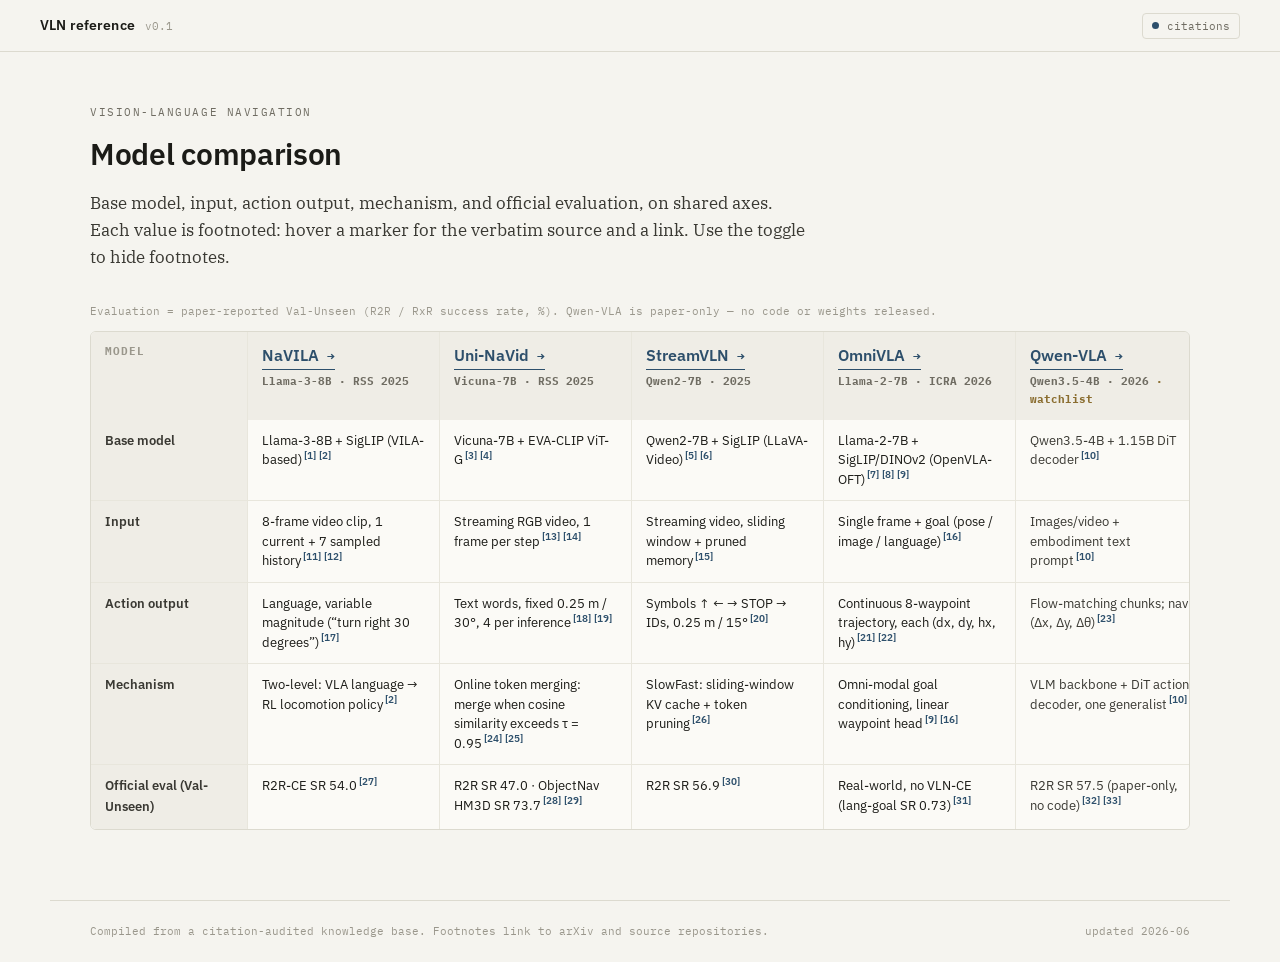
<file: index.html>
<!DOCTYPE html>
<html lang="en">
<head>
<meta charset="utf-8">
<meta name="viewport" content="width=device-width, initial-scale=1">
<title>VLN models — comparative reference</title>
<meta name="description" content="A cited comparison of vision-language navigation (VLN) models: base model, input, action output, mechanism, and official evaluation.">
<link rel="preconnect" href="https://fonts.googleapis.com">
<link rel="preconnect" href="https://fonts.gstatic.com" crossorigin>
<link href="https://fonts.googleapis.com/css2?family=IBM+Plex+Mono:ital,wght@0,400;0,500;1,400&family=IBM+Plex+Sans:wght@400;500;600&family=IBM+Plex+Serif:ital,wght@0,400;0,600;1,400&display=swap" rel="stylesheet">
<link rel="stylesheet" href="assets/style.css">
</head>
<body>

<header class="bar">
  <a class="brand" href="index.html"><b>VLN reference</b><span>v0.1</span></a>
  <button class="toggle" data-cite-toggle aria-pressed="true" title="Show or hide citation footnotes">
    <span class="sw" aria-hidden="true"></span> citations
  </button>
</header>

<main>
  <div class="lead">
    <div class="eyebrow">Vision-language navigation</div>
    <h1>Model comparison</h1>
    <p>Base model, input, action output, mechanism, and official evaluation, on shared axes. Each value is footnoted: hover a marker for the verbatim source and a link. Use the toggle to hide footnotes.</p>
  </div>

  <div class="table-note">Evaluation = paper-reported Val-Unseen (R2R / RxR success rate, %). Qwen-VLA is paper-only — no code or weights released.</div>
  <div class="matrix-wrap"><div id="matrix"></div></div>
</main>

<footer>
  <span>Compiled from a citation-audited knowledge base. Footnotes link to arXiv and source repositories.</span>
  <span>updated 2026-06</span>
</footer>

<script src="data/sources.js"></script>
<script src="data/models.js"></script>
<script src="assets/cite.js"></script>
<script src="assets/ui.js"></script>
<script src="assets/matrix.js"></script>
</body>
</html>
</file>
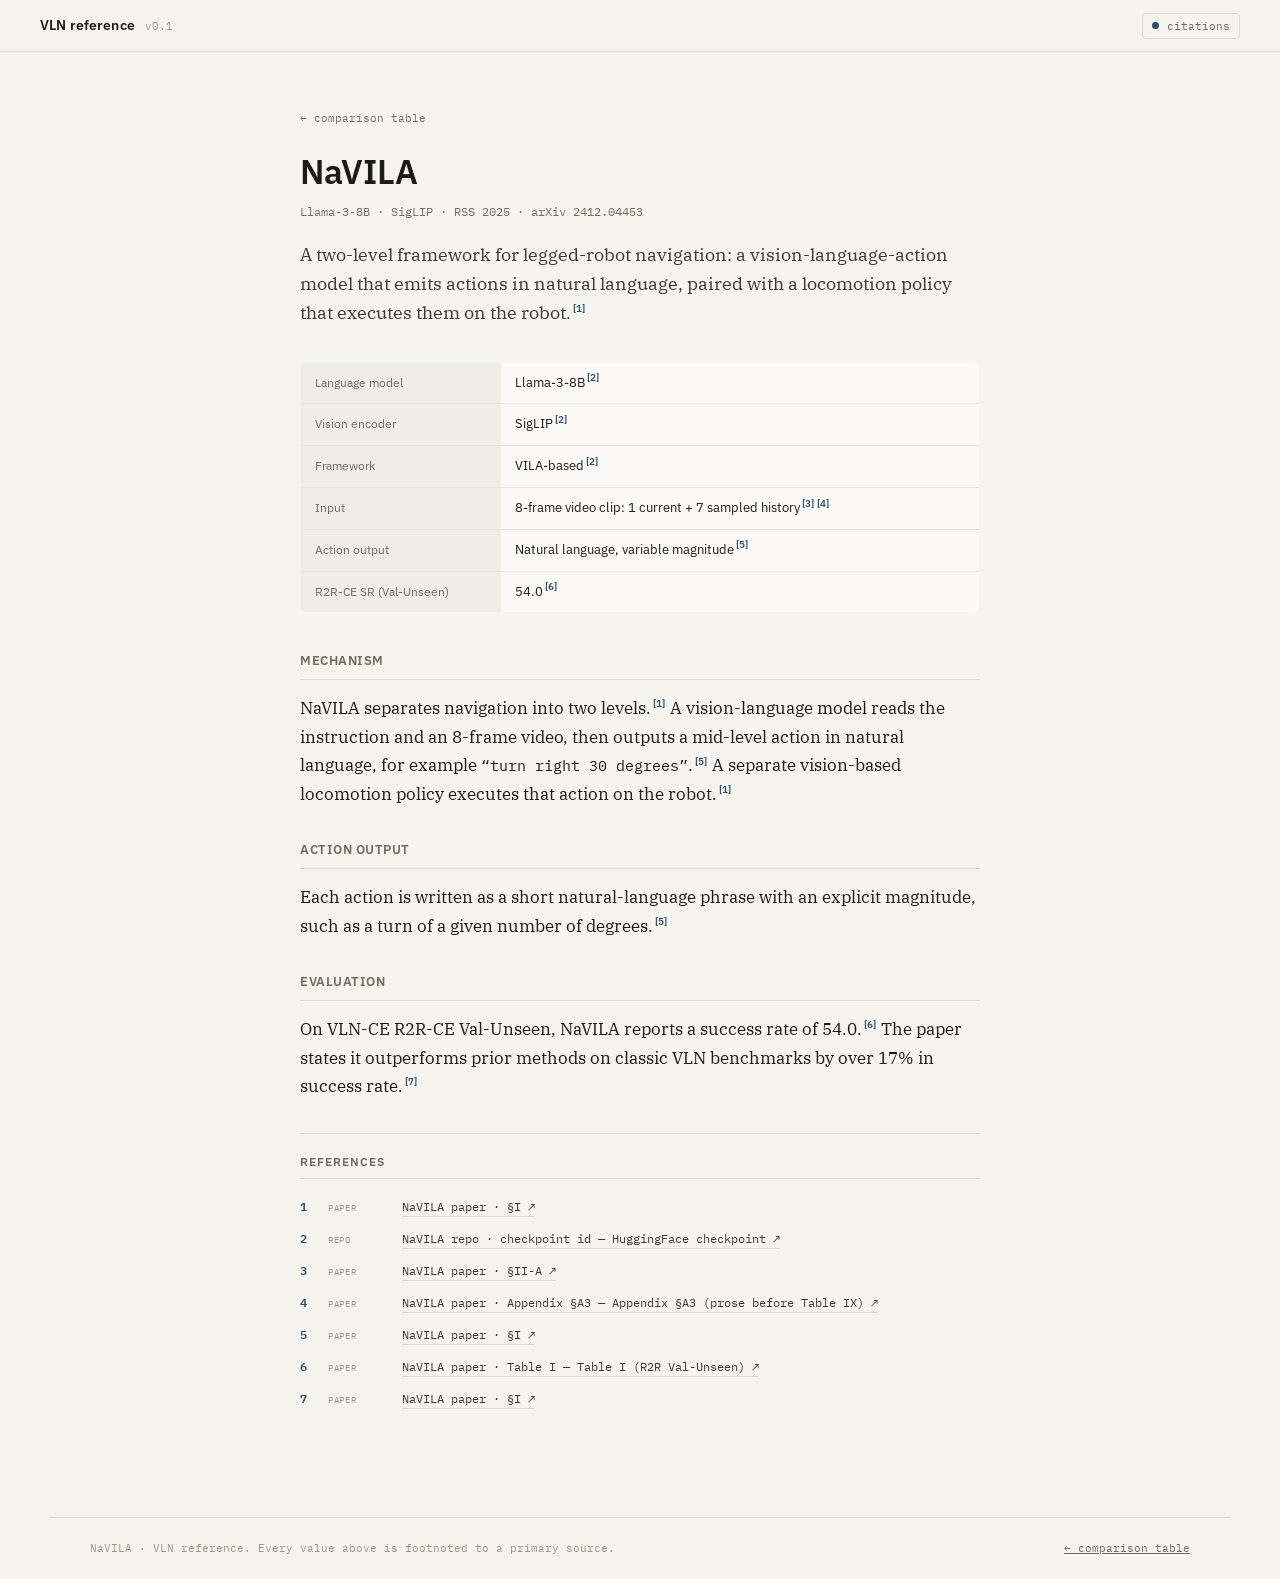
<file: navila.html>
<!DOCTYPE html>
<html lang="en">
<head>
<meta charset="utf-8">
<meta name="viewport" content="width=device-width, initial-scale=1">
<title>NaVILA — VLN reference</title>
<meta name="description" content="NaVILA: base model, input, action output, mechanism, and evaluation. Cited.">
<link rel="preconnect" href="https://fonts.googleapis.com">
<link rel="preconnect" href="https://fonts.gstatic.com" crossorigin>
<link href="https://fonts.googleapis.com/css2?family=IBM+Plex+Mono:ital,wght@0,400;0,500;1,400&family=IBM+Plex+Sans:wght@400;500;600&family=IBM+Plex+Serif:ital,wght@0,400;0,600;1,400&display=swap" rel="stylesheet">
<link rel="stylesheet" href="assets/style.css">
</head>
<body>

<header class="bar">
  <a class="brand" href="index.html"><b>VLN reference</b><span>v0.1</span></a>
  <button class="toggle" data-cite-toggle aria-pressed="true" title="Show or hide citation footnotes">
    <span class="sw" aria-hidden="true"></span> citations
  </button>
</header>

<main class="doc">
  <a class="back" href="index.html">← comparison table</a>
  <h1>NaVILA</h1>
  <div class="sub">Llama-3-8B · SigLIP · RSS 2025 · arXiv 2412.04453</div>

  <p class="abstract">A two-level framework for legged-robot navigation: a vision-language-action model that emits actions in natural language, paired with a locomotion policy that executes them on the robot.<a class="cite" data-key="nav:arch"></a></p>

  <table class="spec">
    <tr><td class="k">Language model</td><td class="v">Llama-3-8B<a class="cite" data-key="nav:parent"></a></td></tr>
    <tr><td class="k">Vision encoder</td><td class="v">SigLIP<a class="cite" data-key="nav:parent"></a></td></tr>
    <tr><td class="k">Framework</td><td class="v">VILA-based<a class="cite" data-key="nav:parent"></a></td></tr>
    <tr><td class="k">Input</td><td class="v">8-frame video clip: 1 current + 7 sampled history<a class="cite" data-key="nav:in"></a><a class="cite" data-key="nav:frames"></a></td></tr>
    <tr><td class="k">Action output</td><td class="v">Natural language, variable magnitude<a class="cite" data-key="nav:out"></a></td></tr>
    <tr><td class="k">R2R-CE SR (Val-Unseen)</td><td class="v">54.0<a class="cite" data-key="nav:eval"></a></td></tr>
  </table>

  <section>
    <h2>Mechanism</h2>
    <p>NaVILA separates navigation into two levels.<a class="cite" data-key="nav:arch"></a> A vision-language model reads the instruction and an 8-frame video, then outputs a mid-level action in natural language, for example <span class="mono">“turn right 30 degrees”</span>.<a class="cite" data-key="nav:out"></a> A separate vision-based locomotion policy executes that action on the robot.<a class="cite" data-key="nav:arch"></a></p>
  </section>

  <section>
    <h2>Action output</h2>
    <p>Each action is written as a short natural-language phrase with an explicit magnitude, such as a turn of a given number of degrees.<a class="cite" data-key="nav:out"></a></p>
  </section>

  <section>
    <h2>Evaluation</h2>
    <p>On VLN-CE R2R-CE Val-Unseen, NaVILA reports a success rate of 54.0.<a class="cite" data-key="nav:eval"></a> The paper states it outperforms prior methods on classic VLN benchmarks by over 17% in success rate.<a class="cite" data-key="nav:sota"></a></p>
  </section>

  <section class="refs">
    <h2>References</h2>
    <ol id="references"></ol>
  </section>
</main>

<footer>
  <span>NaVILA · VLN reference. Every value above is footnoted to a primary source.</span>
  <span><a href="index.html">← comparison table</a></span>
</footer>

<script src="data/sources.js"></script>
<script src="assets/cite.js"></script>
<script src="assets/ui.js"></script>
</body>
</html>
</file>
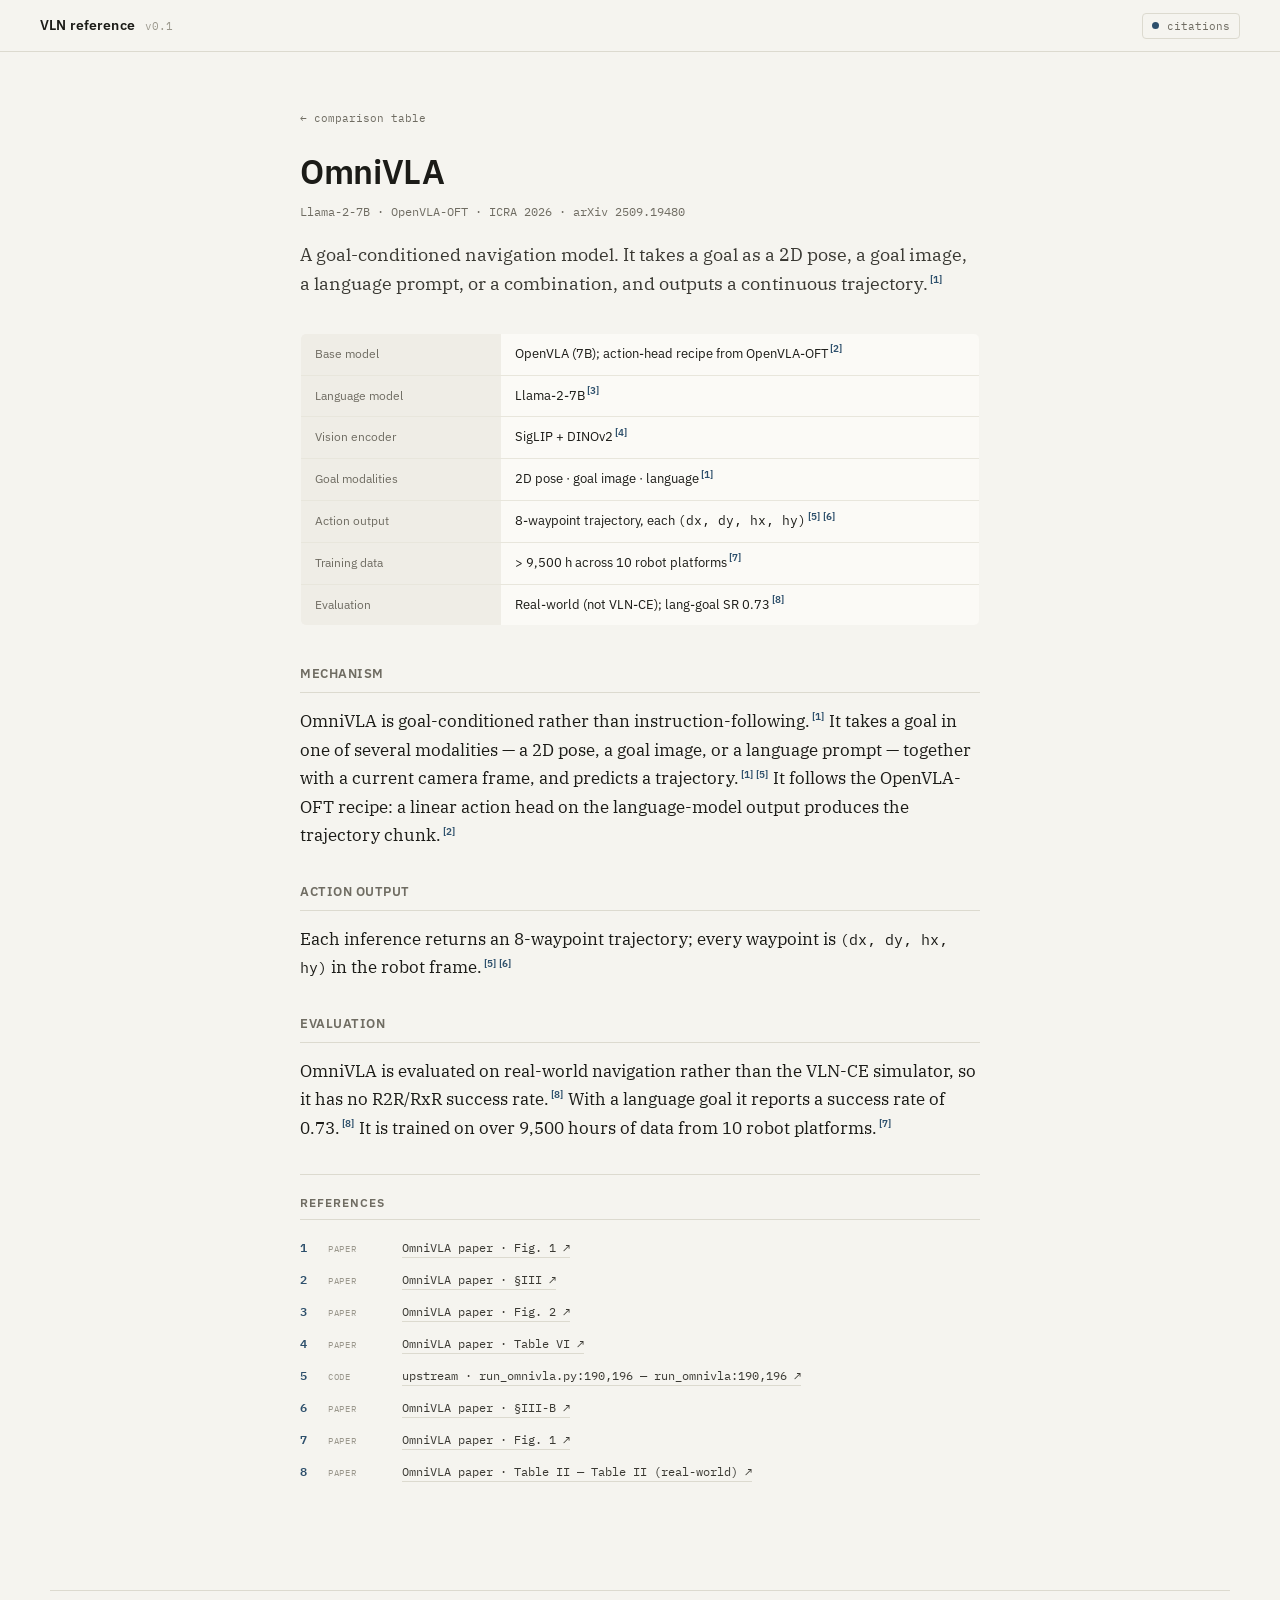
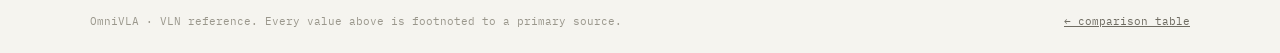
<file: omnivla.html>
<!DOCTYPE html>
<html lang="en">
<head>
<meta charset="utf-8">
<meta name="viewport" content="width=device-width, initial-scale=1">
<title>OmniVLA — VLN reference</title>
<meta name="description" content="OmniVLA: base model, input, action output, mechanism, and evaluation. Cited.">
<link rel="preconnect" href="https://fonts.googleapis.com">
<link rel="preconnect" href="https://fonts.gstatic.com" crossorigin>
<link href="https://fonts.googleapis.com/css2?family=IBM+Plex+Mono:ital,wght@0,400;0,500;1,400&family=IBM+Plex+Sans:wght@400;500;600&family=IBM+Plex+Serif:ital,wght@0,400;0,600;1,400&display=swap" rel="stylesheet">
<link rel="stylesheet" href="assets/style.css">
</head>
<body>

<header class="bar">
  <a class="brand" href="index.html"><b>VLN reference</b><span>v0.1</span></a>
  <button class="toggle" data-cite-toggle aria-pressed="true" title="Show or hide citation footnotes">
    <span class="sw" aria-hidden="true"></span> citations
  </button>
</header>

<main class="doc">
  <a class="back" href="index.html">← comparison table</a>
  <h1>OmniVLA</h1>
  <div class="sub">Llama-2-7B · OpenVLA-OFT · ICRA 2026 · arXiv 2509.19480</div>

  <p class="abstract">A goal-conditioned navigation model. It takes a goal as a 2D pose, a goal image, a language prompt, or a combination, and outputs a continuous trajectory.<a class="cite" data-key="omn:arch"></a></p>

  <table class="spec">
    <tr><td class="k">Base model</td><td class="v">OpenVLA (7B); action-head recipe from OpenVLA-OFT<a class="cite" data-key="omn:parent"></a></td></tr>
    <tr><td class="k">Language model</td><td class="v">Llama-2-7B<a class="cite" data-key="omn:llm"></a></td></tr>
    <tr><td class="k">Vision encoder</td><td class="v">SigLIP + DINOv2<a class="cite" data-key="omn:vision"></a></td></tr>
    <tr><td class="k">Goal modalities</td><td class="v">2D pose · goal image · language<a class="cite" data-key="omn:arch"></a></td></tr>
    <tr><td class="k">Action output</td><td class="v">8-waypoint trajectory, each <span class="mono">(dx, dy, hx, hy)</span><a class="cite" data-key="omn:out"></a><a class="cite" data-key="omn:chunk"></a></td></tr>
    <tr><td class="k">Training data</td><td class="v">&gt; 9,500 h across 10 robot platforms<a class="cite" data-key="omn:scale"></a></td></tr>
    <tr><td class="k">Evaluation</td><td class="v">Real-world (not VLN-CE); lang-goal SR 0.73<a class="cite" data-key="omn:eval"></a></td></tr>
  </table>

  <section>
    <h2>Mechanism</h2>
    <p>OmniVLA is goal-conditioned rather than instruction-following.<a class="cite" data-key="omn:arch"></a> It takes a goal in one of several modalities — a 2D pose, a goal image, or a language prompt — together with a current camera frame, and predicts a trajectory.<a class="cite" data-key="omn:arch"></a><a class="cite" data-key="omn:out"></a> It follows the OpenVLA-OFT recipe: a linear action head on the language-model output produces the trajectory chunk.<a class="cite" data-key="omn:parent"></a></p>
  </section>

  <section>
    <h2>Action output</h2>
    <p>Each inference returns an 8-waypoint trajectory; every waypoint is <span class="mono">(dx, dy, hx, hy)</span> in the robot frame.<a class="cite" data-key="omn:out"></a><a class="cite" data-key="omn:chunk"></a></p>
  </section>

  <section>
    <h2>Evaluation</h2>
    <p>OmniVLA is evaluated on real-world navigation rather than the VLN-CE simulator, so it has no R2R/RxR success rate.<a class="cite" data-key="omn:eval"></a> With a language goal it reports a success rate of 0.73.<a class="cite" data-key="omn:eval"></a> It is trained on over 9,500 hours of data from 10 robot platforms.<a class="cite" data-key="omn:scale"></a></p>
  </section>

  <section class="refs">
    <h2>References</h2>
    <ol id="references"></ol>
  </section>
</main>

<footer>
  <span>OmniVLA · VLN reference. Every value above is footnoted to a primary source.</span>
  <span><a href="index.html">← comparison table</a></span>
</footer>

<script src="data/sources.js"></script>
<script src="assets/cite.js"></script>
<script src="assets/ui.js"></script>
</body>
</html>
</file>
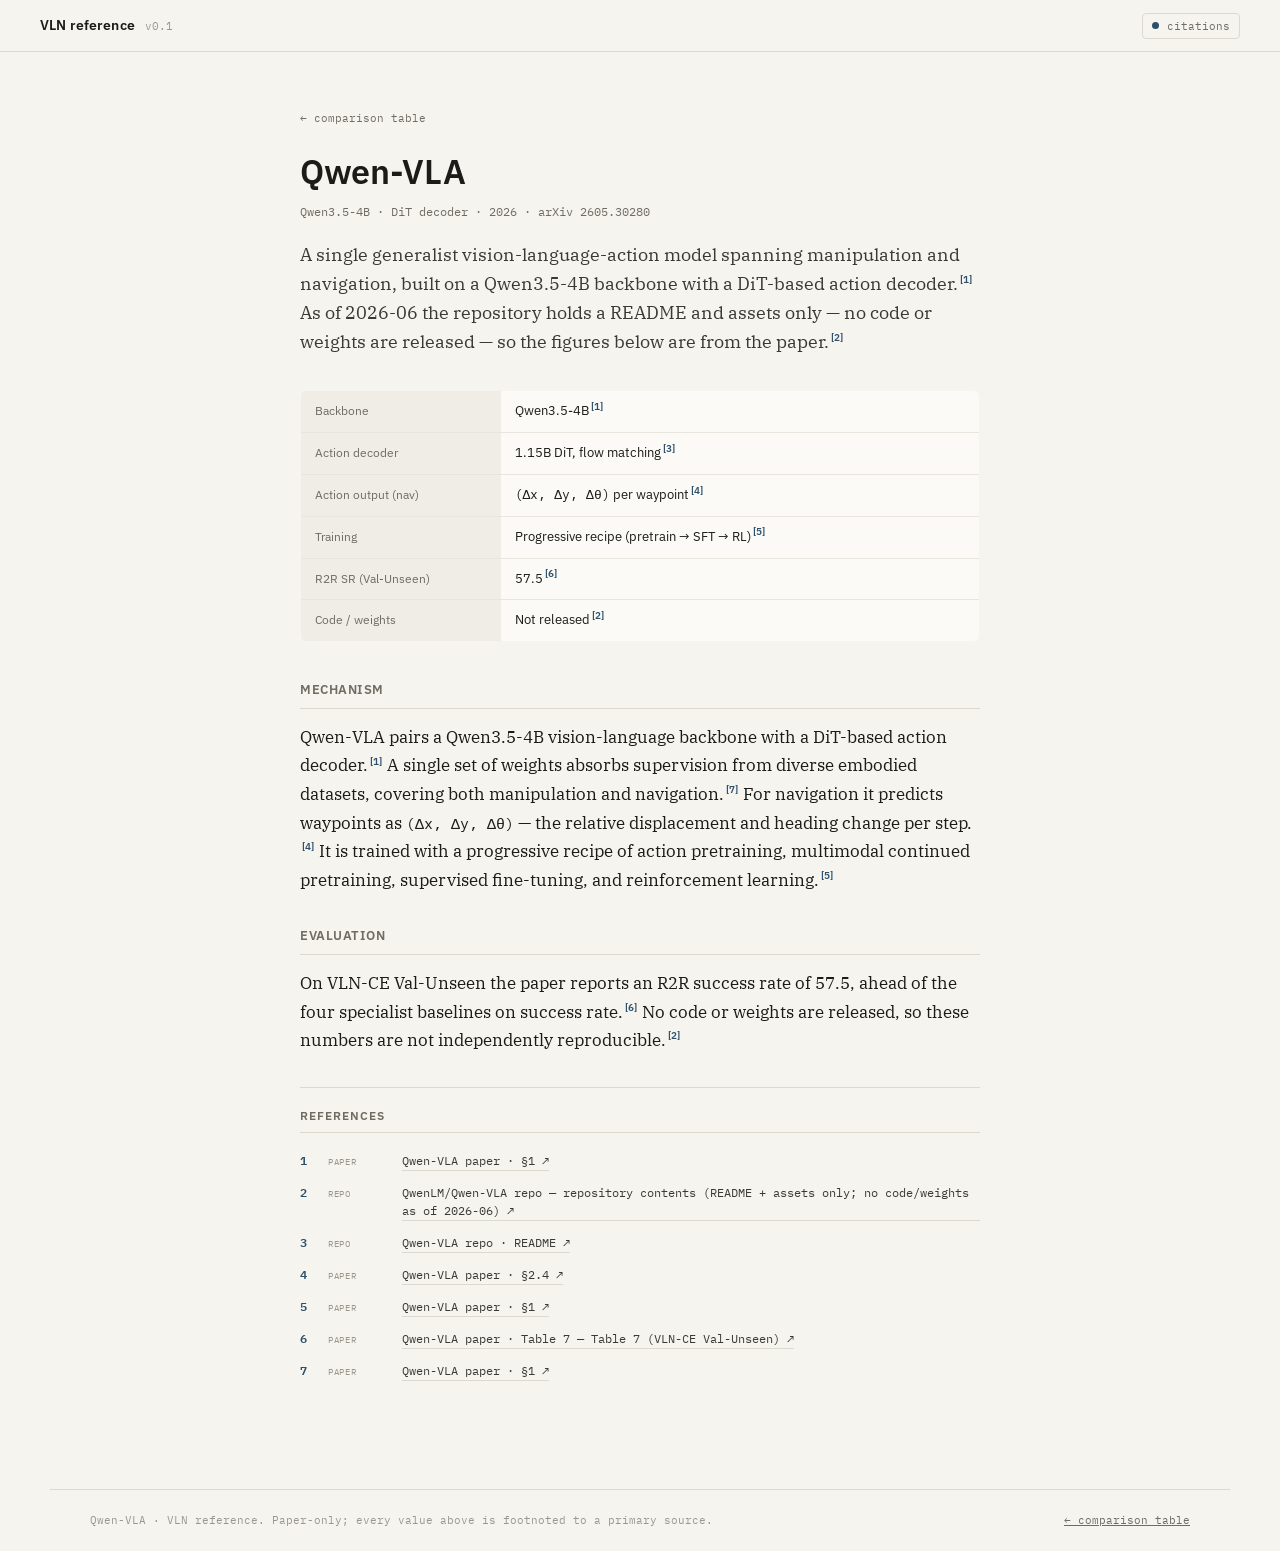
<file: qwen-vla.html>
<!DOCTYPE html>
<html lang="en">
<head>
<meta charset="utf-8">
<meta name="viewport" content="width=device-width, initial-scale=1">
<title>Qwen-VLA — VLN reference</title>
<meta name="description" content="Qwen-VLA: base model, action output, mechanism, and evaluation. Paper-only. Cited.">
<link rel="preconnect" href="https://fonts.googleapis.com">
<link rel="preconnect" href="https://fonts.gstatic.com" crossorigin>
<link href="https://fonts.googleapis.com/css2?family=IBM+Plex+Mono:ital,wght@0,400;0,500;1,400&family=IBM+Plex+Sans:wght@400;500;600&family=IBM+Plex+Serif:ital,wght@0,400;0,600;1,400&display=swap" rel="stylesheet">
<link rel="stylesheet" href="assets/style.css">
</head>
<body>

<header class="bar">
  <a class="brand" href="index.html"><b>VLN reference</b><span>v0.1</span></a>
  <button class="toggle" data-cite-toggle aria-pressed="true" title="Show or hide citation footnotes">
    <span class="sw" aria-hidden="true"></span> citations
  </button>
</header>

<main class="doc">
  <a class="back" href="index.html">← comparison table</a>
  <h1>Qwen-VLA</h1>
  <div class="sub">Qwen3.5-4B · DiT decoder · 2026 · arXiv 2605.30280</div>

  <p class="abstract">A single generalist vision-language-action model spanning manipulation and navigation, built on a Qwen3.5-4B backbone with a DiT-based action decoder.<a class="cite" data-key="qwen:arch"></a> As of 2026-06 the repository holds a README and assets only — no code or weights are released — so the figures below are from the paper.<a class="cite" data-key="qwen:status"></a></p>

  <table class="spec">
    <tr><td class="k">Backbone</td><td class="v">Qwen3.5-4B<a class="cite" data-key="qwen:arch"></a></td></tr>
    <tr><td class="k">Action decoder</td><td class="v">1.15B DiT, flow matching<a class="cite" data-key="qwen:dec"></a></td></tr>
    <tr><td class="k">Action output (nav)</td><td class="v"><span class="mono">(Δx, Δy, Δθ)</span> per waypoint<a class="cite" data-key="qwen:out"></a></td></tr>
    <tr><td class="k">Training</td><td class="v">Progressive recipe (pretrain → SFT → RL)<a class="cite" data-key="qwen:train"></a></td></tr>
    <tr><td class="k">R2R SR (Val-Unseen)</td><td class="v">57.5<a class="cite" data-key="qwen:eval"></a></td></tr>
    <tr><td class="k">Code / weights</td><td class="v">Not released<a class="cite" data-key="qwen:status"></a></td></tr>
  </table>

  <section>
    <h2>Mechanism</h2>
    <p>Qwen-VLA pairs a Qwen3.5-4B vision-language backbone with a DiT-based action decoder.<a class="cite" data-key="qwen:arch"></a> A single set of weights absorbs supervision from diverse embodied datasets, covering both manipulation and navigation.<a class="cite" data-key="qwen:gen"></a> For navigation it predicts waypoints as <span class="mono">(Δx, Δy, Δθ)</span> — the relative displacement and heading change per step.<a class="cite" data-key="qwen:out"></a> It is trained with a progressive recipe of action pretraining, multimodal continued pretraining, supervised fine-tuning, and reinforcement learning.<a class="cite" data-key="qwen:train"></a></p>
  </section>

  <section>
    <h2>Evaluation</h2>
    <p>On VLN-CE Val-Unseen the paper reports an R2R success rate of 57.5, ahead of the four specialist baselines on success rate.<a class="cite" data-key="qwen:eval"></a> No code or weights are released, so these numbers are not independently reproducible.<a class="cite" data-key="qwen:status"></a></p>
  </section>

  <section class="refs">
    <h2>References</h2>
    <ol id="references"></ol>
  </section>
</main>

<footer>
  <span>Qwen-VLA · VLN reference. Paper-only; every value above is footnoted to a primary source.</span>
  <span><a href="index.html">← comparison table</a></span>
</footer>

<script src="data/sources.js"></script>
<script src="assets/cite.js"></script>
<script src="assets/ui.js"></script>
</body>
</html>
</file>
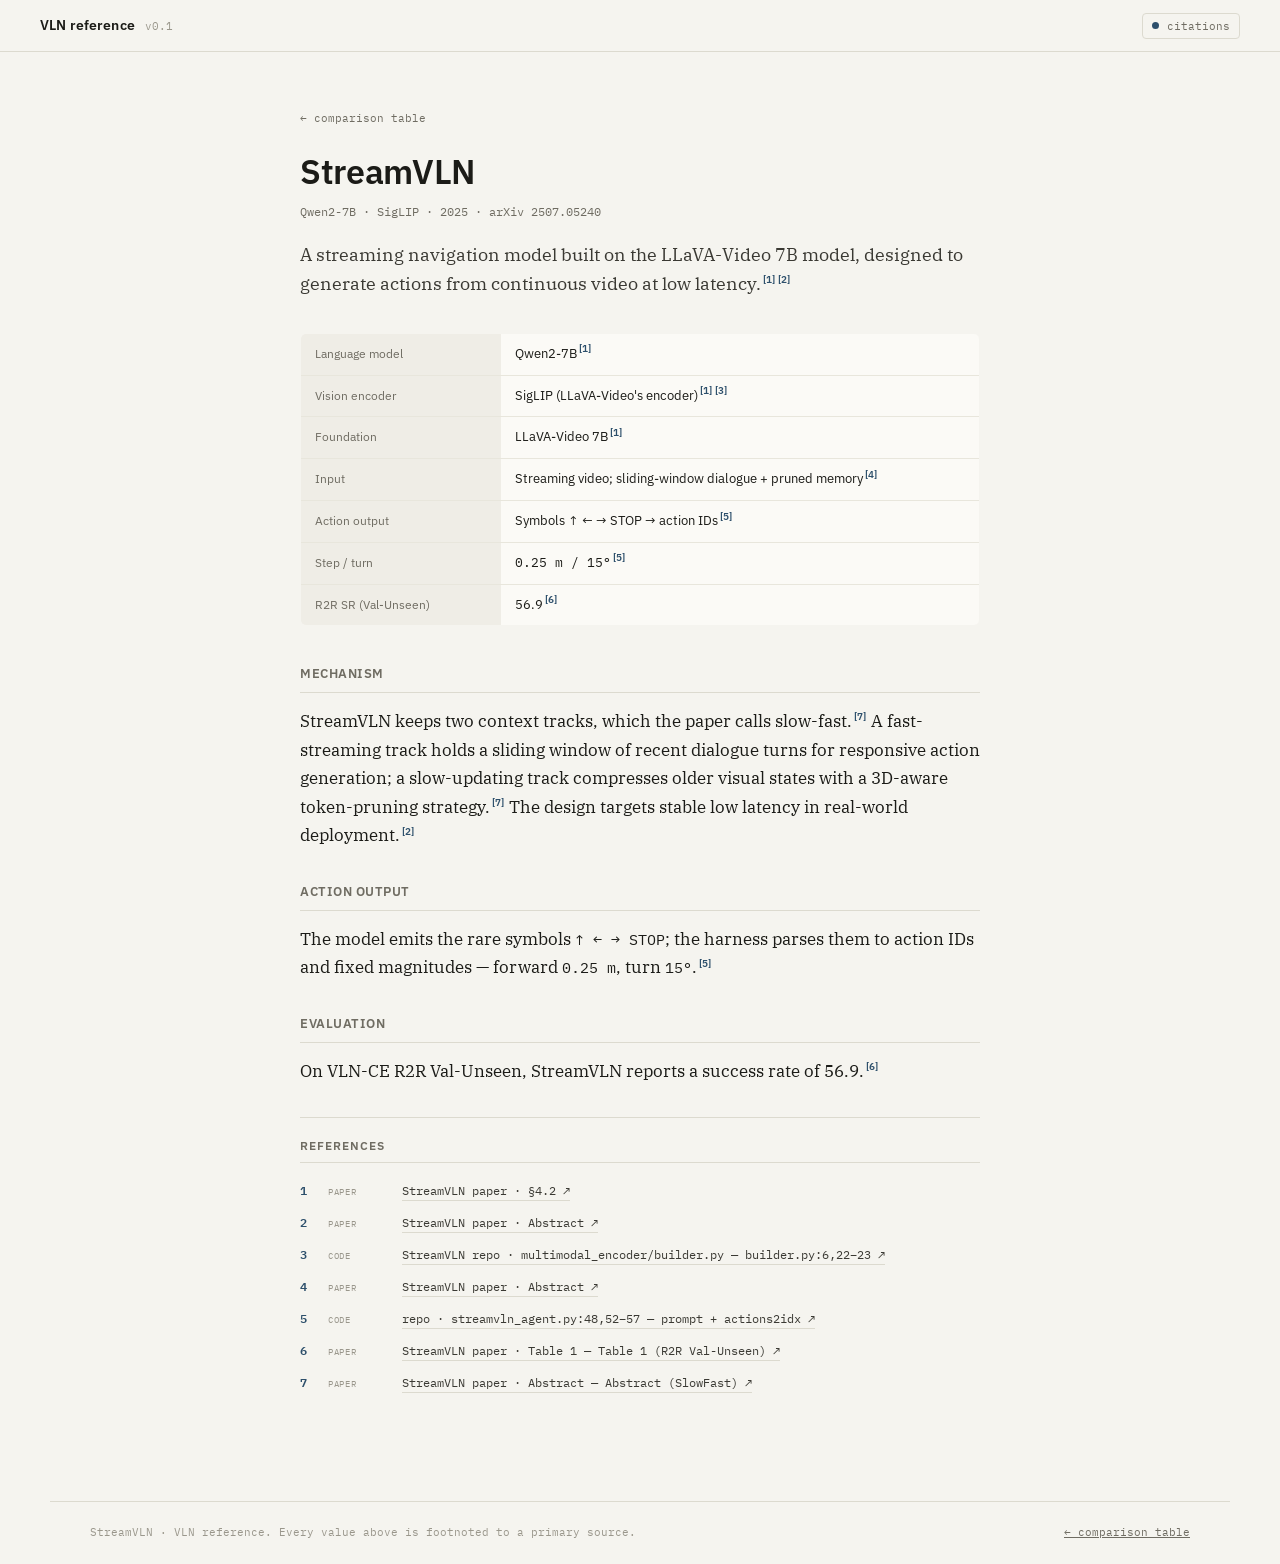
<file: streamvln.html>
<!DOCTYPE html>
<html lang="en">
<head>
<meta charset="utf-8">
<meta name="viewport" content="width=device-width, initial-scale=1">
<title>StreamVLN — VLN reference</title>
<meta name="description" content="StreamVLN: base model, input, action output, mechanism, and evaluation. Cited.">
<link rel="preconnect" href="https://fonts.googleapis.com">
<link rel="preconnect" href="https://fonts.gstatic.com" crossorigin>
<link href="https://fonts.googleapis.com/css2?family=IBM+Plex+Mono:ital,wght@0,400;0,500;1,400&family=IBM+Plex+Sans:wght@400;500;600&family=IBM+Plex+Serif:ital,wght@0,400;0,600;1,400&display=swap" rel="stylesheet">
<link rel="stylesheet" href="assets/style.css">
</head>
<body>

<header class="bar">
  <a class="brand" href="index.html"><b>VLN reference</b><span>v0.1</span></a>
  <button class="toggle" data-cite-toggle aria-pressed="true" title="Show or hide citation footnotes">
    <span class="sw" aria-hidden="true"></span> citations
  </button>
</header>

<main class="doc">
  <a class="back" href="index.html">← comparison table</a>
  <h1>StreamVLN</h1>
  <div class="sub">Qwen2-7B · SigLIP · 2025 · arXiv 2507.05240</div>

  <p class="abstract">A streaming navigation model built on the LLaVA-Video 7B model, designed to generate actions from continuous video at low latency.<a class="cite" data-key="str:parent"></a><a class="cite" data-key="str:latency"></a></p>

  <table class="spec">
    <tr><td class="k">Language model</td><td class="v">Qwen2-7B<a class="cite" data-key="str:parent"></a></td></tr>
    <tr><td class="k">Vision encoder</td><td class="v">SigLIP (LLaVA-Video's encoder)<a class="cite" data-key="str:parent"></a><a class="cite" data-key="str:vision"></a></td></tr>
    <tr><td class="k">Foundation</td><td class="v">LLaVA-Video 7B<a class="cite" data-key="str:parent"></a></td></tr>
    <tr><td class="k">Input</td><td class="v">Streaming video; sliding-window dialogue + pruned memory<a class="cite" data-key="str:in"></a></td></tr>
    <tr><td class="k">Action output</td><td class="v">Symbols ↑ ← → STOP → action IDs<a class="cite" data-key="str:out"></a></td></tr>
    <tr><td class="k">Step / turn</td><td class="v"><span class="mono">0.25 m / 15°</span><a class="cite" data-key="str:out"></a></td></tr>
    <tr><td class="k">R2R SR (Val-Unseen)</td><td class="v">56.9<a class="cite" data-key="str:eval"></a></td></tr>
  </table>

  <section>
    <h2>Mechanism</h2>
    <p>StreamVLN keeps two context tracks, which the paper calls slow-fast.<a class="cite" data-key="str:arch"></a> A fast-streaming track holds a sliding window of recent dialogue turns for responsive action generation; a slow-updating track compresses older visual states with a 3D-aware token-pruning strategy.<a class="cite" data-key="str:arch"></a> The design targets stable low latency in real-world deployment.<a class="cite" data-key="str:latency"></a></p>
  </section>

  <section>
    <h2>Action output</h2>
    <p>The model emits the rare symbols <span class="mono">↑ ← → STOP</span>; the harness parses them to action IDs and fixed magnitudes — forward <span class="mono">0.25 m</span>, turn <span class="mono">15°</span>.<a class="cite" data-key="str:out"></a></p>
  </section>

  <section>
    <h2>Evaluation</h2>
    <p>On VLN-CE R2R Val-Unseen, StreamVLN reports a success rate of 56.9.<a class="cite" data-key="str:eval"></a></p>
  </section>

  <section class="refs">
    <h2>References</h2>
    <ol id="references"></ol>
  </section>
</main>

<footer>
  <span>StreamVLN · VLN reference. Every value above is footnoted to a primary source.</span>
  <span><a href="index.html">← comparison table</a></span>
</footer>

<script src="data/sources.js"></script>
<script src="assets/cite.js"></script>
<script src="assets/ui.js"></script>
</body>
</html>
</file>
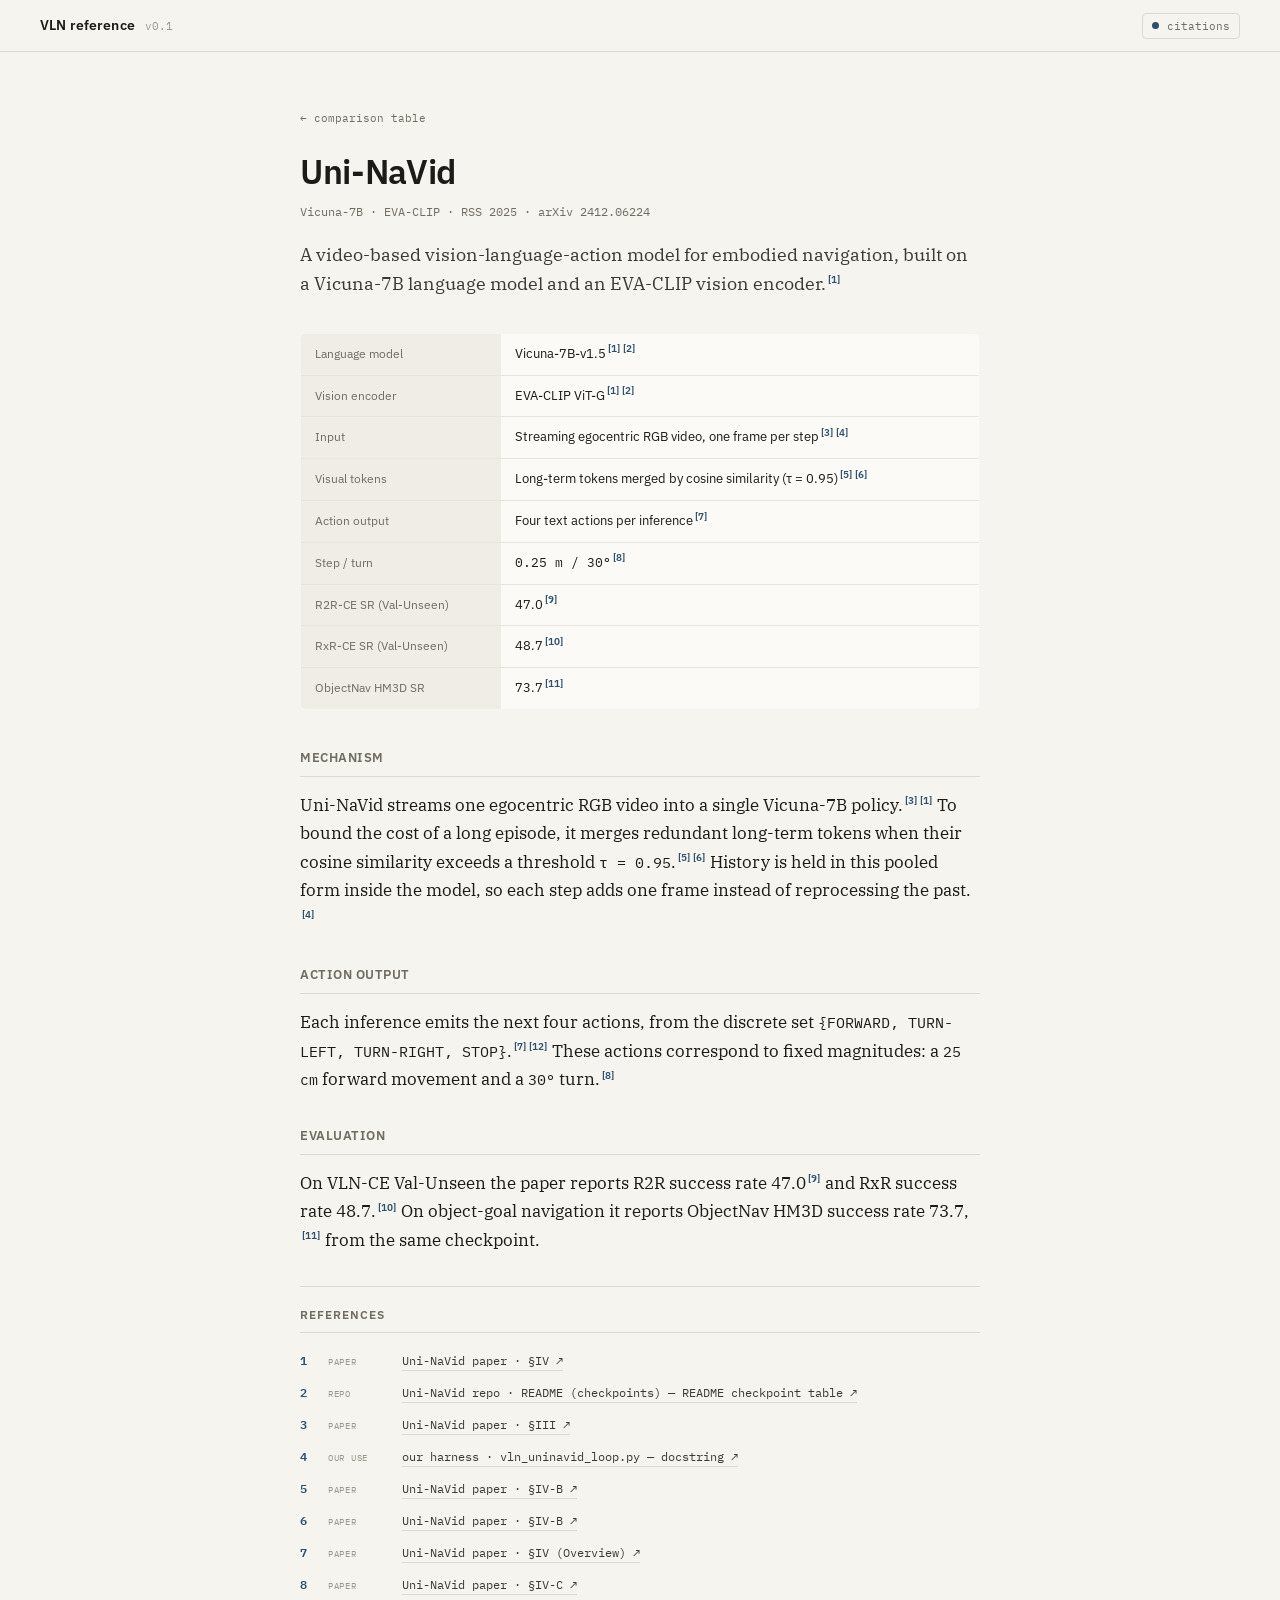
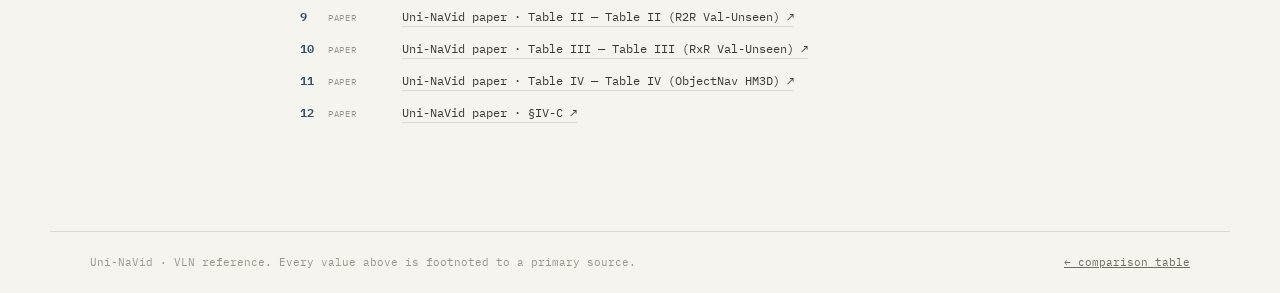
<file: uninavid.html>
<!DOCTYPE html>
<html lang="en">
<head>
<meta charset="utf-8">
<meta name="viewport" content="width=device-width, initial-scale=1">
<title>Uni-NaVid — VLN reference</title>
<meta name="description" content="Uni-NaVid: base model, input, action output, mechanism, and evaluation. Cited.">
<link rel="preconnect" href="https://fonts.googleapis.com">
<link rel="preconnect" href="https://fonts.gstatic.com" crossorigin>
<link href="https://fonts.googleapis.com/css2?family=IBM+Plex+Mono:ital,wght@0,400;0,500;1,400&family=IBM+Plex+Sans:wght@400;500;600&family=IBM+Plex+Serif:ital,wght@0,400;0,600;1,400&display=swap" rel="stylesheet">
<link rel="stylesheet" href="assets/style.css">
</head>
<body>

<header class="bar">
  <a class="brand" href="index.html"><b>VLN reference</b><span>v0.1</span></a>
  <button class="toggle" data-cite-toggle aria-pressed="true" title="Show or hide citation footnotes">
    <span class="sw" aria-hidden="true"></span> citations
  </button>
</header>

<main class="doc">
  <a class="back" href="index.html">← comparison table</a>
  <h1>Uni-NaVid</h1>
  <div class="sub">Vicuna-7B · EVA-CLIP · RSS 2025 · arXiv 2412.06224</div>

  <p class="abstract">A video-based vision-language-action model for embodied navigation, built on a Vicuna-7B language model and an EVA-CLIP vision encoder.<a class="cite" data-key="uni:parent"></a></p>

  <table class="spec">
    <tr><td class="k">Language model</td><td class="v">Vicuna-7B-v1.5<a class="cite" data-key="uni:parent"></a><a class="cite" data-key="uni:ckpt"></a></td></tr>
    <tr><td class="k">Vision encoder</td><td class="v">EVA-CLIP ViT-G<a class="cite" data-key="uni:parent"></a><a class="cite" data-key="uni:ckpt"></a></td></tr>
    <tr><td class="k">Input</td><td class="v">Streaming egocentric RGB video, one frame per step<a class="cite" data-key="uni:in"></a><a class="cite" data-key="uni:frame"></a></td></tr>
    <tr><td class="k">Visual tokens</td><td class="v">Long-term tokens merged by cosine similarity (τ = 0.95)<a class="cite" data-key="uni:arch"></a><a class="cite" data-key="uni:tau"></a></td></tr>
    <tr><td class="k">Action output</td><td class="v">Four text actions per inference<a class="cite" data-key="uni:out"></a></td></tr>
    <tr><td class="k">Step / turn</td><td class="v"><span class="mono">0.25 m / 30°</span><a class="cite" data-key="uni:step"></a></td></tr>
    <tr><td class="k">R2R-CE SR (Val-Unseen)</td><td class="v">47.0<a class="cite" data-key="uni:T2"></a></td></tr>
    <tr><td class="k">RxR-CE SR (Val-Unseen)</td><td class="v">48.7<a class="cite" data-key="uni:T3"></a></td></tr>
    <tr><td class="k">ObjectNav HM3D SR</td><td class="v">73.7<a class="cite" data-key="uni:T4"></a></td></tr>
  </table>

  <section>
    <h2>Mechanism</h2>
    <p>Uni-NaVid streams one egocentric RGB video into a single Vicuna-7B policy.<a class="cite" data-key="uni:in"></a><a class="cite" data-key="uni:parent"></a> To bound the cost of a long episode, it merges redundant long-term tokens when their cosine similarity exceeds a threshold <span class="mono">τ = 0.95</span>.<a class="cite" data-key="uni:arch"></a><a class="cite" data-key="uni:tau"></a> History is held in this pooled form inside the model, so each step adds one frame instead of reprocessing the past.<a class="cite" data-key="uni:frame"></a></p>
  </section>

  <section>
    <h2>Action output</h2>
    <p>Each inference emits the next four actions, from the discrete set <span class="mono">{FORWARD, TURN-LEFT, TURN-RIGHT, STOP}</span>.<a class="cite" data-key="uni:out"></a><a class="cite" data-key="uni:vocab"></a> These actions correspond to fixed magnitudes: a <span class="mono">25 cm</span> forward movement and a <span class="mono">30°</span> turn.<a class="cite" data-key="uni:step"></a></p>
  </section>

  <section>
    <h2>Evaluation</h2>
    <p>On VLN-CE Val-Unseen the paper reports R2R success rate 47.0<a class="cite" data-key="uni:T2"></a> and RxR success rate 48.7.<a class="cite" data-key="uni:T3"></a> On object-goal navigation it reports ObjectNav HM3D success rate 73.7,<a class="cite" data-key="uni:T4"></a> from the same checkpoint.</p>
  </section>

  <section class="refs">
    <h2>References</h2>
    <ol id="references"></ol>
  </section>
</main>

<footer>
  <span>Uni-NaVid · VLN reference. Every value above is footnoted to a primary source.</span>
  <span><a href="index.html">← comparison table</a></span>
</footer>

<script src="data/sources.js"></script>
<script src="assets/cite.js"></script>
<script src="assets/ui.js"></script>
</body>
</html>
</file>
<file: assets/style.css>
/* VLN reference — light clinical datasheet. No animation, no ornament.
   Dense tables, hairline rules, footnote citations. */

:root {
  --bg:    #f5f4ef;        /* warm paper */
  --cell:  #fbfaf6;
  --head:  #efede6;
  --ink:   #1b1b17;        /* near-black */
  --ink-2: #3a3933;
  --muted: #6f6c62;
  --faint: #9a978c;
  --line:  #dcdacf;
  --line-2:#e8e6dc;
  --accent:#2d4f6b;        /* muted navy — links + footnotes only */
  --watch: #8a6d2f;        /* paper-only marker */
  --serif: "IBM Plex Serif", Georgia, serif;
  --sans:  "IBM Plex Sans", system-ui, sans-serif;
  --mono:  "IBM Plex Mono", ui-monospace, monospace;
}

* { box-sizing: border-box; margin: 0; padding: 0; }
html { -webkit-text-size-adjust: 100%; }
body {
  font-family: var(--serif); color: var(--ink); background: var(--bg);
  line-height: 1.6; -webkit-font-smoothing: antialiased;
}
a { color: var(--accent); }
::selection { background: #d8e2ea; }

/* ── header ── */
.bar {
  position: sticky; top: 0; z-index: 30;
  display: flex; align-items: center; justify-content: space-between;
  height: 52px; padding: 0 clamp(16px, 4vw, 40px);
  background: var(--bg); border-bottom: 1px solid var(--line);
}
.brand { display: flex; align-items: baseline; gap: 10px; text-decoration: none; color: var(--ink); }
.brand b { font-family: var(--sans); font-weight: 600; font-size: 14px; letter-spacing: .01em; }
.brand span { font-family: var(--mono); font-size: 11px; color: var(--faint); }
.toggle {
  display: inline-flex; align-items: center; gap: 8px; cursor: pointer;
  font-family: var(--mono); font-size: 11px; color: var(--muted);
  background: none; border: 1px solid var(--line); border-radius: 4px; padding: 5px 9px;
}
.toggle:hover { border-color: var(--muted); }
.toggle .sw { width: 7px; height: 7px; border-radius: 50%; background: var(--accent); }
.toggle.is-off { color: var(--faint); }
.toggle.is-off .sw { background: var(--faint); }

/* ── page frame ── */
main { max-width: 1180px; margin: 0 auto; padding: clamp(26px, 5vw, 52px) clamp(16px, 4vw, 40px) 70px; }
.lead { max-width: 720px; margin-bottom: 32px; }
.lead .eyebrow { font-family: var(--mono); font-size: 11px; letter-spacing: .14em; text-transform: uppercase; color: var(--muted); }
.lead h1 { font-family: var(--sans); font-weight: 600; font-size: clamp(22px, 3.4vw, 30px); letter-spacing: -.01em; margin: 8px 0 12px; }
.lead p { font-size: 17px; color: var(--ink-2); }
.lead p .k { font-family: var(--mono); font-size: .85em; }

/* ── comparison table ── */
.table-note { font-family: var(--mono); font-size: 11px; color: var(--faint); margin-bottom: 10px; }
.matrix-wrap { overflow-x: auto; border: 1px solid var(--line); border-radius: 6px; background: var(--cell); }
table.matrix { border-collapse: collapse; width: 100%; min-width: 940px; font-family: var(--sans); }
.matrix th, .matrix td { text-align: left; vertical-align: top; border-bottom: 1px solid var(--line-2); border-right: 1px solid var(--line-2); padding: 11px 14px; }
.matrix tr:last-child td, .matrix tr:last-child th { border-bottom: none; }
.matrix th:last-child, .matrix td:last-child { border-right: none; }

.corner { position: sticky; left: 0; z-index: 2; background: var(--head); font-family: var(--mono); font-size: 11px; letter-spacing: .08em; text-transform: uppercase; color: var(--faint); }
.mhead { background: var(--head); min-width: 192px; }
.mname { display: block; font-weight: 600; font-size: 16px; color: var(--ink); }
a.mname--link { color: var(--accent); text-decoration: none; cursor: pointer;
  border-bottom: 1px solid var(--accent); padding-bottom: 1px; width: max-content; }
a.mname--link::after { content: " →"; font-family: var(--mono); font-size: 13px; }
a.mname--link:hover { background: #e7eef4; }
.mtag { display: block; font-family: var(--mono); font-size: 11px; color: var(--muted); margin-top: 3px; }
.mgo { display: inline-block; margin-top: 9px; font-family: var(--mono); font-size: 11px; text-decoration: none; color: var(--accent); }
.mgo:hover { text-decoration: underline; }
.mgo--dim { color: var(--faint); }
.mhead.is-watch .mtag::after { content: " · watchlist"; color: var(--watch); }

.axis { position: sticky; left: 0; z-index: 1; background: var(--head); font-weight: 600; font-size: 13px; color: var(--ink-2); min-width: 156px; }
.cell { font-size: 13px; line-height: 1.5; color: var(--ink); }
.cell.is-watch { color: var(--ink-2); }
tbody tr:hover .cell { background: #f0efe8; }
tbody tr:hover .axis { background: #e7e5dc; }
.na { color: var(--faint); }

/* ── footnote markers ── */
a.cite {
  font-family: var(--sans); font-size: 10px; font-weight: 600; line-height: 1;
  vertical-align: super; color: var(--accent); text-decoration: none; cursor: pointer;
  margin-left: 1px; padding: 0 1px;
}
a.cite::before { content: "["; } a.cite::after { content: "]"; }
a.cite:hover, a.cite:focus-visible { text-decoration: underline; outline: none; }
body.cites-off a.cite { display: none; }

/* ── tooltip ── */
.tip {
  position: absolute; z-index: 50; width: min(360px, 88vw);
  background: #fff; border: 1px solid var(--line); border-radius: 6px; padding: 12px 14px;
  box-shadow: 0 8px 28px rgba(40,38,30,.16);
  opacity: 0; visibility: hidden; transform: translateY(2px); pointer-events: none;
  transition: opacity .1s ease, transform .1s ease;
}
.tip.show { opacity: 1; visibility: visible; transform: none; pointer-events: auto; }
.tip-h { display: flex; align-items: baseline; gap: 8px; flex-wrap: wrap; }
.tip-n { font-family: var(--sans); font-weight: 600; font-size: 11px; color: var(--accent); }
.tip-type { font-family: var(--mono); font-size: 9px; letter-spacing: .1em; text-transform: uppercase; color: #fff; background: var(--muted); padding: 2px 5px; border-radius: 3px; }
.tip-loc { font-family: var(--mono); font-size: 11px; color: var(--muted); }
.tip-q { display: block; font-family: var(--serif); font-style: italic; font-size: 14px; line-height: 1.5; color: var(--ink); margin: 9px 0; padding-left: 11px; border-left: 2px solid var(--line); }
.tip-link { display: inline-block; font-family: var(--mono); font-size: 11px; color: var(--accent); text-decoration: none; border-bottom: 1px solid var(--line); }
.tip-link:hover { border-color: var(--accent); }

/* ── per-model dossier ── */
.doc { max-width: 760px; }
.doc .back { font-family: var(--mono); font-size: 11px; color: var(--muted); text-decoration: none; }
.doc .back:hover { color: var(--accent); }
.doc h1 { font-family: var(--sans); font-weight: 600; font-size: clamp(26px, 4vw, 34px); letter-spacing: -.01em; margin: 14px 0 4px; }
.doc .sub { font-family: var(--mono); font-size: 12px; color: var(--muted); }
.doc .abstract { font-size: 18px; line-height: 1.6; color: var(--ink-2); margin: 20px 0 34px; }

/* spec table (key/value facts) */
.spec { width: 100%; border-collapse: collapse; border: 1px solid var(--line); border-radius: 6px; overflow: hidden; margin-bottom: 38px; font-family: var(--sans); }
.spec td { border-bottom: 1px solid var(--line-2); padding: 10px 14px; vertical-align: top; }
.spec tr:last-child td { border-bottom: none; }
.spec .k { width: 200px; background: var(--head); font-size: 12px; color: var(--muted); }
.spec .v { font-size: 13px; color: var(--ink); background: var(--cell); }
.spec .v .mono { font-family: var(--mono); }

.doc section { margin-bottom: 32px; }
.doc h2 { font-family: var(--sans); font-weight: 600; font-size: 13px; letter-spacing: .04em; text-transform: uppercase; color: var(--muted); padding-bottom: 7px; border-bottom: 1px solid var(--line); margin-bottom: 14px; }
.doc p { font-size: 17px; line-height: 1.68; color: var(--ink); margin-bottom: 13px; }
.doc p .mono { font-family: var(--mono); font-size: .88em; }

/* references */
.refs { border-top: 1px solid var(--line); padding-top: 18px; margin-top: 8px; }
.refs h2 { font-family: var(--sans); font-weight: 600; font-size: 12px; letter-spacing: .08em; text-transform: uppercase; color: var(--muted); margin-bottom: 12px; }
#references { list-style: none; }
#references li { display: flex; gap: 10px; align-items: baseline; padding: 6px 0; font-family: var(--mono); font-size: 12px; line-height: 1.5; }
.ref-n { color: var(--accent); font-weight: 600; min-width: 18px; }
.ref-type { font-size: 9px; letter-spacing: .08em; text-transform: uppercase; color: var(--faint); min-width: 64px; }
#references a { color: var(--ink-2); text-decoration: none; border-bottom: 1px solid var(--line); }
#references a:hover { color: var(--accent); }

/* ── footer ── */
footer { border-top: 1px solid var(--line); max-width: 1180px; margin: 0 auto; padding: 22px clamp(16px, 4vw, 40px); display: flex; justify-content: space-between; flex-wrap: wrap; gap: 12px; font-family: var(--mono); font-size: 11px; color: var(--faint); }
footer a { color: var(--muted); }

@media (max-width: 640px) { .lead p { font-size: 16px; } }
</file>
